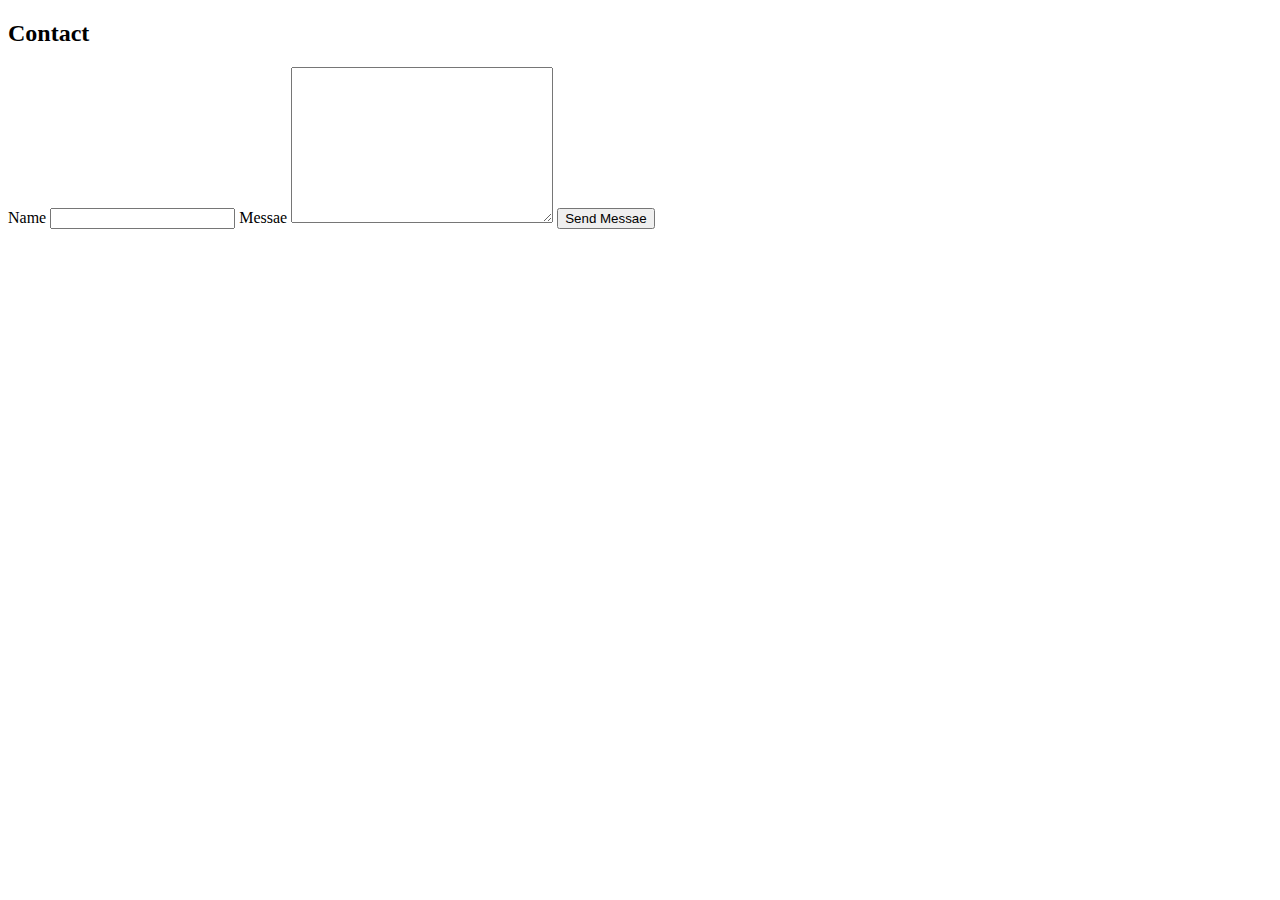
<file: contact-us/index.html>
<!DOCTYPE html>
<html lang="en">
<head>
    <meta charset="UTF-8">
    <meta http-equiv="X-UA-Compatible" content="IE=edge">
    <meta name="viewport" content="width=device-width, initial-scale=1.0">
    <title>Document</title>
</head>
<body>
    <section class="contact-section">
        <div class="container">
            <div class="contact-left">
                <h2>Contact</h2>
                <form action="" method="post">
                    <label for="name">Name</label>
                    <input type="text" name="name" id="name">
                    <label for="message">Messae</label>
                    <textarea name="message" id="message" cols="30" rows="10"></textarea>
                    <input type="submit" class="send-message-cta" value="Send Messae">
                </form>
            </div>
            <div class="contact-right">
                <iframe src="https://www.google.com/maps/embed?pb=!1m18!1m12!1m3!1d127223.13130190923!2d6.934756047452879!3d4.817577928862357!2m3!1f0!2f0!3f0!3m2!1i1024!2i768!4f13.1!3m3!1m2!1s0x1069cea39f2c48e3%3A0x53562bdd7d8832db!2sPort%20Harcourt!5e0!3m2!1sen!2sng!4v1663982480388!5m2!1sen!2sng" width="600" height="450" style="border:0;" allowfullscreen="" loading="lazy" referrerpolicy="no-referrer-when-downgrade"></iframe>
            </div>
        </div>
    </section>
</body>
</html>
</file>
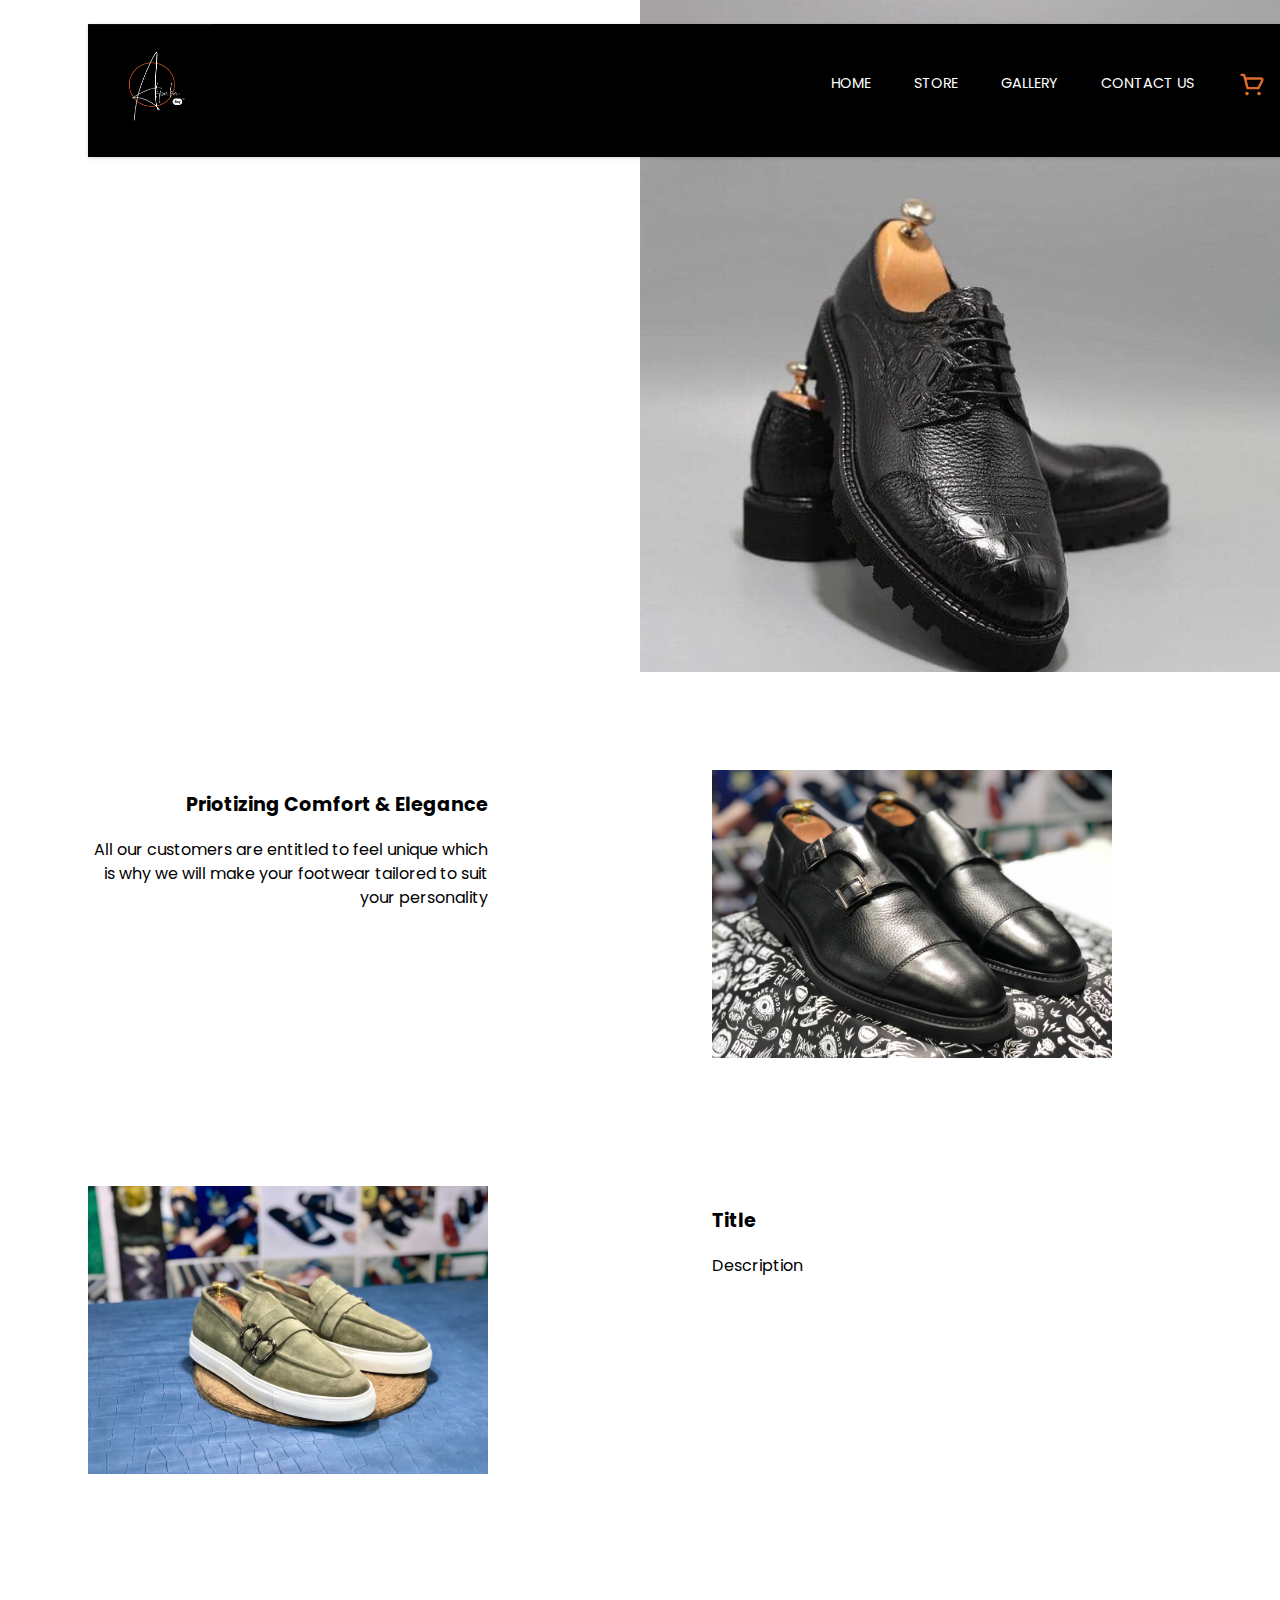
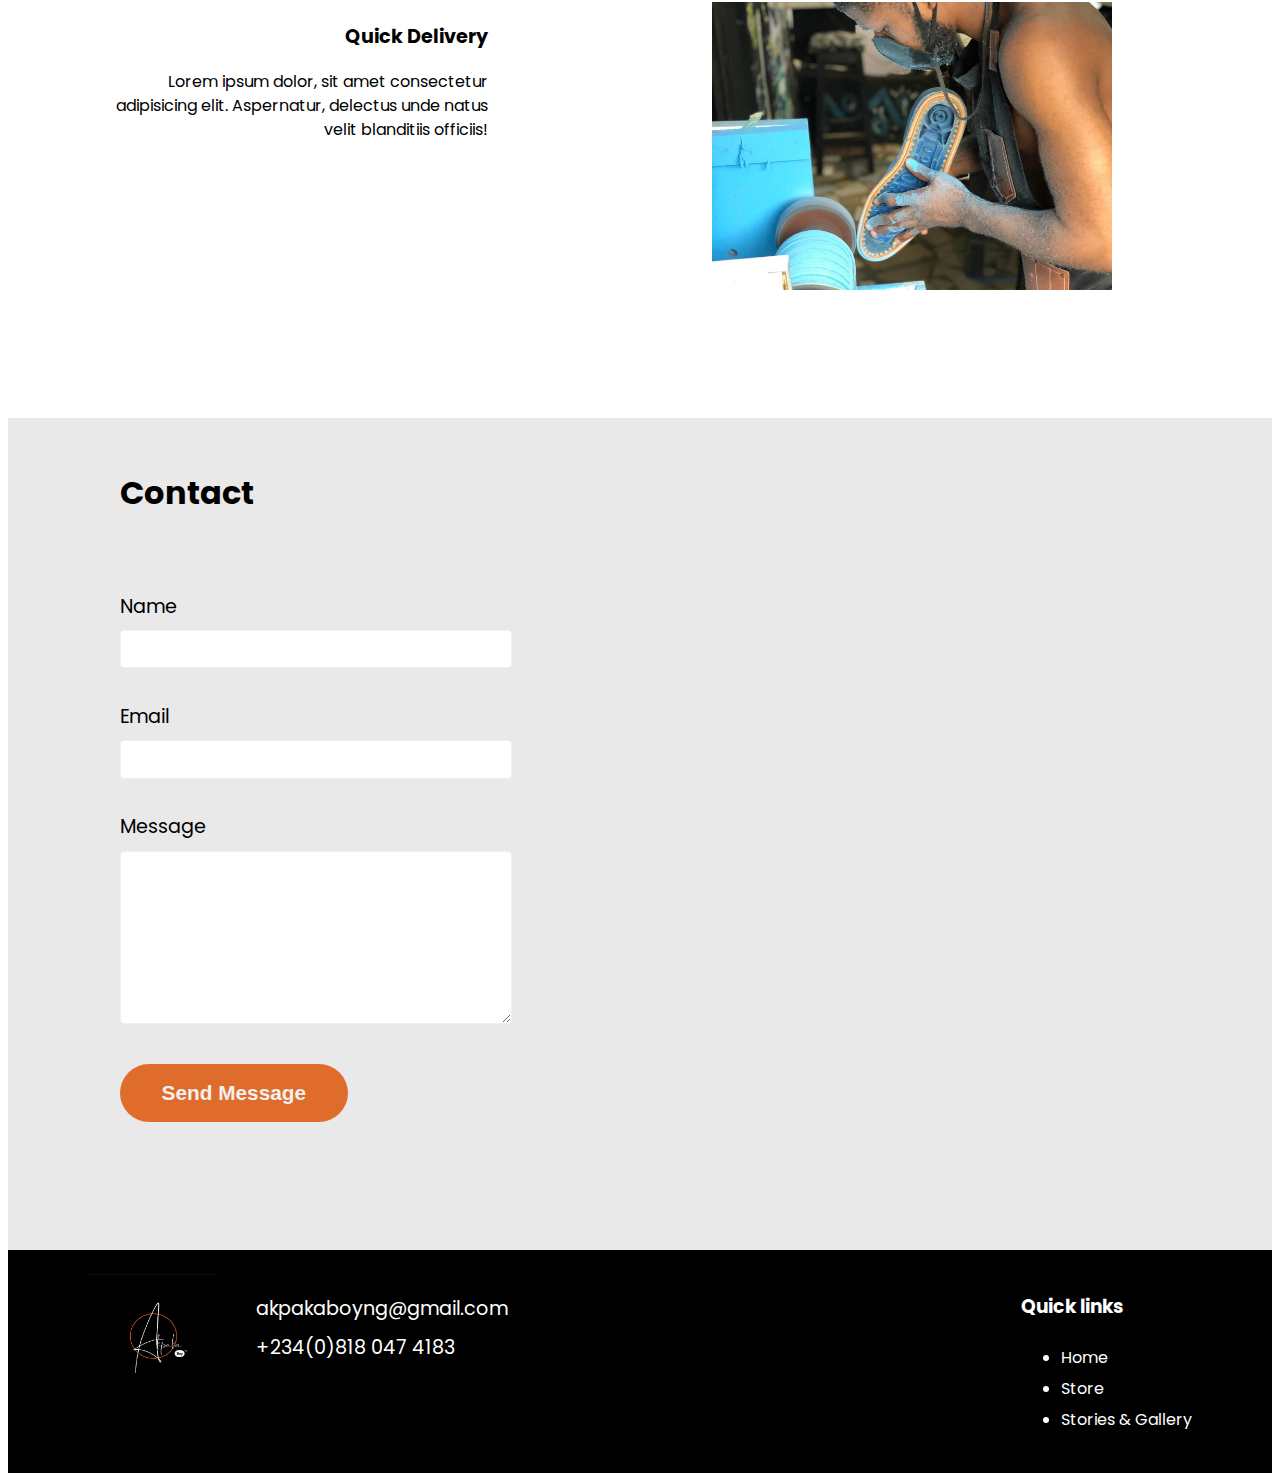
<file: disclosed-projects/akpaka-ng/index.html>
<!DOCTYPE html>
<html lang="en">
<head>
    <meta charset="UTF-8">
    <meta http-equiv="X-UA-Compatible" content="IE=edge">
    <meta name="viewport" content="width=device-width, initial-scale=1.0">
    <title>Akpaka Boy</title>
    <link rel="preconnect" href="https://fonts.googleapis.com">
    <link rel="preconnect" href="https://fonts.gstatic.com" crossorigin>
    <link href="https://fonts.googleapis.com/css2?family=Poppins:wght@300;400;700&display=swap" rel="stylesheet">
    <link rel="stylesheet" href="css/main.css">
</head>
<body>
    <div class="cover">
        <div class="hero-img"></div>
        <div class="wrapper">
            <header>
                <a href="#" class="logo"><img src="images/others/logo.jpg" alt="" ></a>
                <svg class="menu" viewBox="0 0 48 32" fill="none" xmlns="http://www.w3.org/2000/svg">
                    <path d="M24 32H0V26.6667H24V32ZM48 18.6667H0V13.3333H48V18.6667ZM48 5.33333H24V0H48V5.33333Z" fill="white"/>
                </svg>
                <nav>
                    <svg class="close" viewBox="0 0 33 33" fill="none" xmlns="http://www.w3.org/2000/svg">
                        <path d="M16.5 0.25C13.2861 0.25 10.1443 1.20305 7.47199 2.98862C4.79969 4.77419 2.71689 7.31209 1.48697 10.2814C0.257041 13.2507 -0.0647633 16.518 0.562247 19.6702C1.18926 22.8224 2.73692 25.7179 5.00952 27.9905C7.28213 30.2631 10.1776 31.8108 13.3298 32.4378C16.482 33.0648 19.7493 32.743 22.7186 31.513C25.6879 30.2831 28.2258 28.2003 30.0114 25.528C31.797 22.8557 32.75 19.7139 32.75 16.5C32.75 14.366 32.3297 12.2529 31.5131 10.2814C30.6964 8.30985 29.4994 6.51847 27.9905 5.00952C26.4815 3.50056 24.6902 2.3036 22.7186 1.48696C20.7471 0.670319 18.634 0.25 16.5 0.25ZM20.9038 18.5963C21.0561 18.7473 21.177 18.927 21.2595 19.1251C21.342 19.3231 21.3844 19.5355 21.3844 19.75C21.3844 19.9645 21.342 20.1769 21.2595 20.3749C21.177 20.573 21.0561 20.7527 20.9038 20.9038C20.7527 21.0561 20.573 21.177 20.3749 21.2594C20.1769 21.3419 19.9645 21.3844 19.75 21.3844C19.5355 21.3844 19.3231 21.3419 19.1251 21.2594C18.927 21.177 18.7473 21.0561 18.5963 20.9038L16.5 18.7913L14.4038 20.9038C14.2527 21.0561 14.073 21.177 13.8749 21.2594C13.6769 21.3419 13.4645 21.3844 13.25 21.3844C13.0355 21.3844 12.8231 21.3419 12.6251 21.2594C12.427 21.177 12.2473 21.0561 12.0963 20.9038C11.9439 20.7527 11.8231 20.573 11.7406 20.3749C11.6581 20.1769 11.6156 19.9645 11.6156 19.75C11.6156 19.5355 11.6581 19.3231 11.7406 19.1251C11.8231 18.927 11.9439 18.7473 12.0963 18.5963L14.2088 16.5L12.0963 14.4038C11.7903 14.0978 11.6184 13.6827 11.6184 13.25C11.6184 12.8173 11.7903 12.4022 12.0963 12.0963C12.4023 11.7903 12.8173 11.6184 13.25 11.6184C13.6827 11.6184 14.0978 11.7903 14.4038 12.0963L16.5 14.2088L18.5963 12.0963C18.9023 11.7903 19.3173 11.6184 19.75 11.6184C20.1827 11.6184 20.5978 11.7903 20.9038 12.0963C21.2098 12.4022 21.3817 12.8173 21.3817 13.25C21.3817 13.6827 21.2098 14.0978 20.9038 14.4038L18.7913 16.5L20.9038 18.5963Z" fill="black"/>
                    </svg> 
                    <ul>
                        <li><a href="#">Home</a></li>
                        <li><a href="#">Store</a></li>
                        <li><a href="#">Gallery</a></li>
                        <li><a href="#">Contact Us</a></li>
                        <li>
                            <a href="#">
                                <svg class="cart" viewBox="0 0 24 24" fill="none" xmlns="http://www.w3.org/2000/svg">
                                    <path d="M21.08 6.99998C20.9072 6.7006 20.6598 6.45111 20.3618 6.27585C20.0639 6.10059 19.7256 6.00554 19.38 5.99998H6.58L6 3.73998C5.9414 3.52181 5.81066 3.32992 5.62908 3.19555C5.44749 3.06118 5.22576 2.99224 5 2.99998H3C2.73478 2.99998 2.48043 3.10533 2.29289 3.29287C2.10536 3.48041 2 3.73476 2 3.99998C2 4.26519 2.10536 4.51955 2.29289 4.70708C2.48043 4.89462 2.73478 4.99998 3 4.99998H4.24L7 15.26C7.0586 15.4781 7.18934 15.67 7.37092 15.8044C7.55251 15.9388 7.77424 16.0077 8 16H17C17.1847 15.9994 17.3656 15.9477 17.5227 15.8507C17.6798 15.7536 17.8069 15.6149 17.89 15.45L21.17 8.88998C21.3122 8.59199 21.3783 8.26345 21.3626 7.93366C21.3469 7.60387 21.2498 7.2831 21.08 6.99998ZM16.38 14H8.76L7.13 7.99998H19.38L16.38 14Z" fill="white"/>
                                    <path d="M7.5 21C8.32843 21 9 20.3284 9 19.5C9 18.6716 8.32843 18 7.5 18C6.67157 18 6 18.6716 6 19.5C6 20.3284 6.67157 21 7.5 21Z" fill="white"/>
                                    <path d="M17.5 21C18.3284 21 19 20.3284 19 19.5C19 18.6716 18.3284 18 17.5 18C16.6716 18 16 18.6716 16 19.5C16 20.3284 16.6716 21 17.5 21Z" fill="white"/>
                                </svg>
                                    
                            </a>
                        </li>
                    </ul>  
                </nav>
            </header>
            <section class="hero">
                <h1>Bespoke Handmade Shoes</h1>
                <p class="subhead">A shoe built with purpose to take your game to the next level</p>
                <svg class="down-arrow" viewBox="0 0 16 132" fill="none" xmlns="http://www.w3.org/2000/svg">
                    <path d="M7.29289 131.707C7.68341 132.098 8.31658 132.098 8.7071 131.707L15.0711 125.343C15.4616 124.953 15.4616 124.319 15.0711 123.929C14.6805 123.538 14.0474 123.538 13.6568 123.929L7.99999 129.586L2.34314 123.929C1.95262 123.538 1.31945 123.538 0.928927 123.929C0.538402 124.319 0.538402 124.953 0.928927 125.343L7.29289 131.707ZM7 -4.37114e-08L6.99999 131L8.99999 131L9 4.37114e-08L7 -4.37114e-08Z" fill="black"/>
                </svg>     
            </section>
            <section class="more-info">
                <div class="feature">
                    <div class="content">
                        <p class="title">Priotizing Comfort & Elegance</p>
                        <p class="desc">All our customers are entitled to feel unique which is why we will make your footwear tailored to suit your personality</p>
                    </div>
                    <img src="images/shoes/shoe1/1.jpg" alt="">
                </div>
                <div class="feature reverse">
                    <div class="content">
                        <p class="title">Title</p>
                        <p class="desc">Description</p>
                    </div>
                    <img src="images/shoes/shoe4/1.jpg" alt="">
                </div>
                <div class="feature">
                    <div class="content">
                        <p class="title">Quick Delivery</p>
                        <p class="desc">Lorem ipsum dolor, sit amet consectetur adipisicing elit. Aspernatur, delectus unde natus velit blanditiis officiis!</p>
                    </div>
                    <img src="images/others/filing-sole.jpg" alt="">
                </div>
            </section>
        </div>
    </div>
    <section class="contact-section">
        <div class="container">
            <div class="contact-left">
                <h2>Contact</h2>
                <form action="" method="post">
                    <label for="name">Name</label>
                    <input type="text" name="name" id="name">
                    <label for="email">Email</label>
                    <input type="text" name="email" id="email">
                    <label for="message">Message</label>
                    <textarea name="message" id="message" cols="30" rows="10"></textarea>
                    <input type="submit" class="send-message-cta" value="Send Message">
                </form>
            </div>
            <div class="contact-right">
                <iframe src="https://www.google.com/maps/embed?pb=!1m18!1m12!1m3!1d127223.13130190923!2d6.934756047452879!3d4.817577928862357!2m3!1f0!2f0!3f0!3m2!1i1024!2i768!4f13.1!3m3!1m2!1s0x1069cea39f2c48e3%3A0x53562bdd7d8832db!2sPort%20Harcourt!5e0!3m2!1sen!2sng!4v1663982480388!5m2!1sen!2sng" width="600" height="450" style="border:0;" allowfullscreen="" loading="lazy" referrerpolicy="no-referrer-when-downgrade"></iframe>
            </div>
        </div>
    </section>
    <footer>      
        <div class="col-1">
            <div class="footer-logo"></div>
            <ul class="contact">   
                <li class="email"><a href="mailto: akpakaboyng@gmail.com">akpakaboyng@gmail.com</a></li>
                <li class="phone-nuber"><a href="tel: +2348180474183">+234(0)818 047 4183</a></li>
                <li class="social-media-links">
                    <a href=""></a>
                    <a href=""></a>
                    <a href=""></a>
                </li>
            </ul> 
        </div>
        <div class="col-2 links">
            <h3 >Quick links</h3>
            <ul>
                <li><a href=""></a>Home</li>
                <li><a href=""></a>Store</li>
                <li><a href=""></a>Stories & Gallery</li>
            </ul>
        </div>
    </footer>
    <script>
            const menu = document.querySelector('.menu');
            const close = document.querySelector('.close');
            const nav = document.querySelector('nav');
            menu.addEventListener('click', () => {
                nav.classList.add('open-nav')
            })
            close.addEventListener('click', () => {
                nav.classList.remove('open-nav')
            })
    </script>
</body>
</html>
</file>
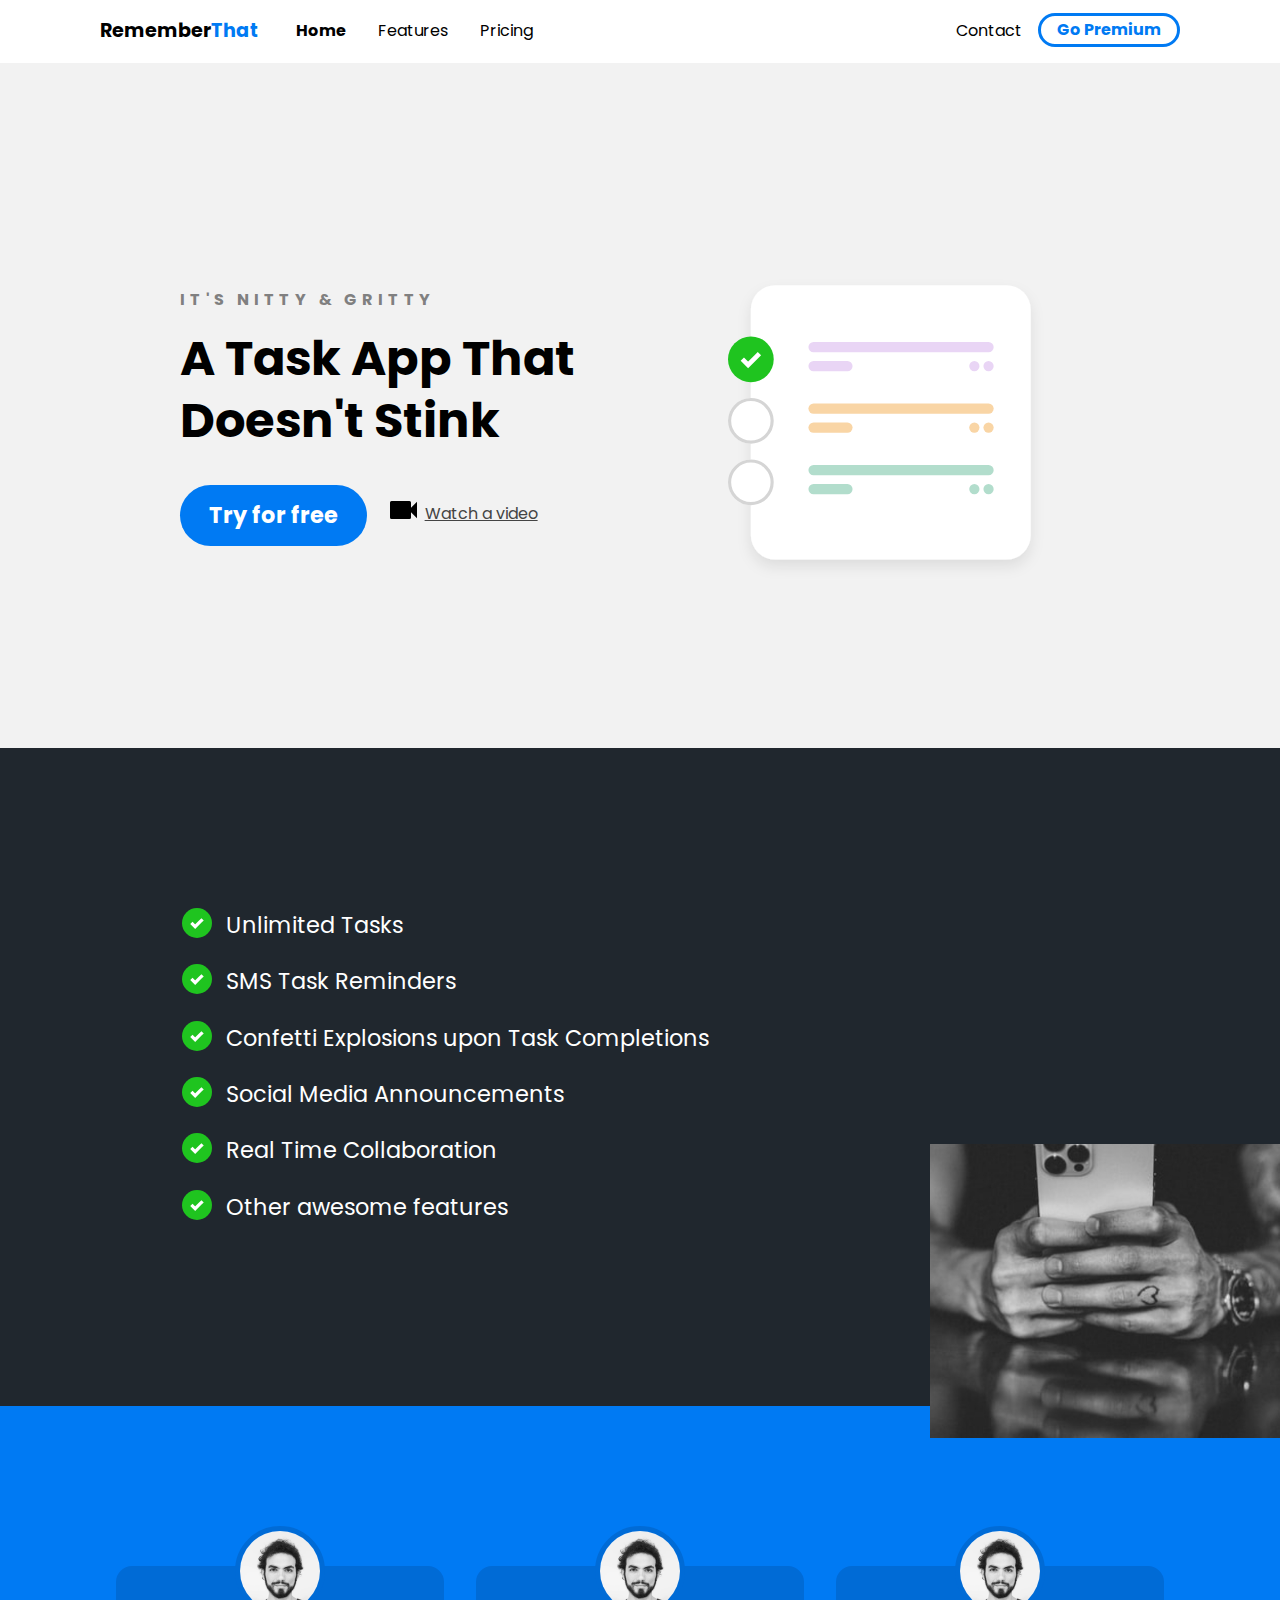
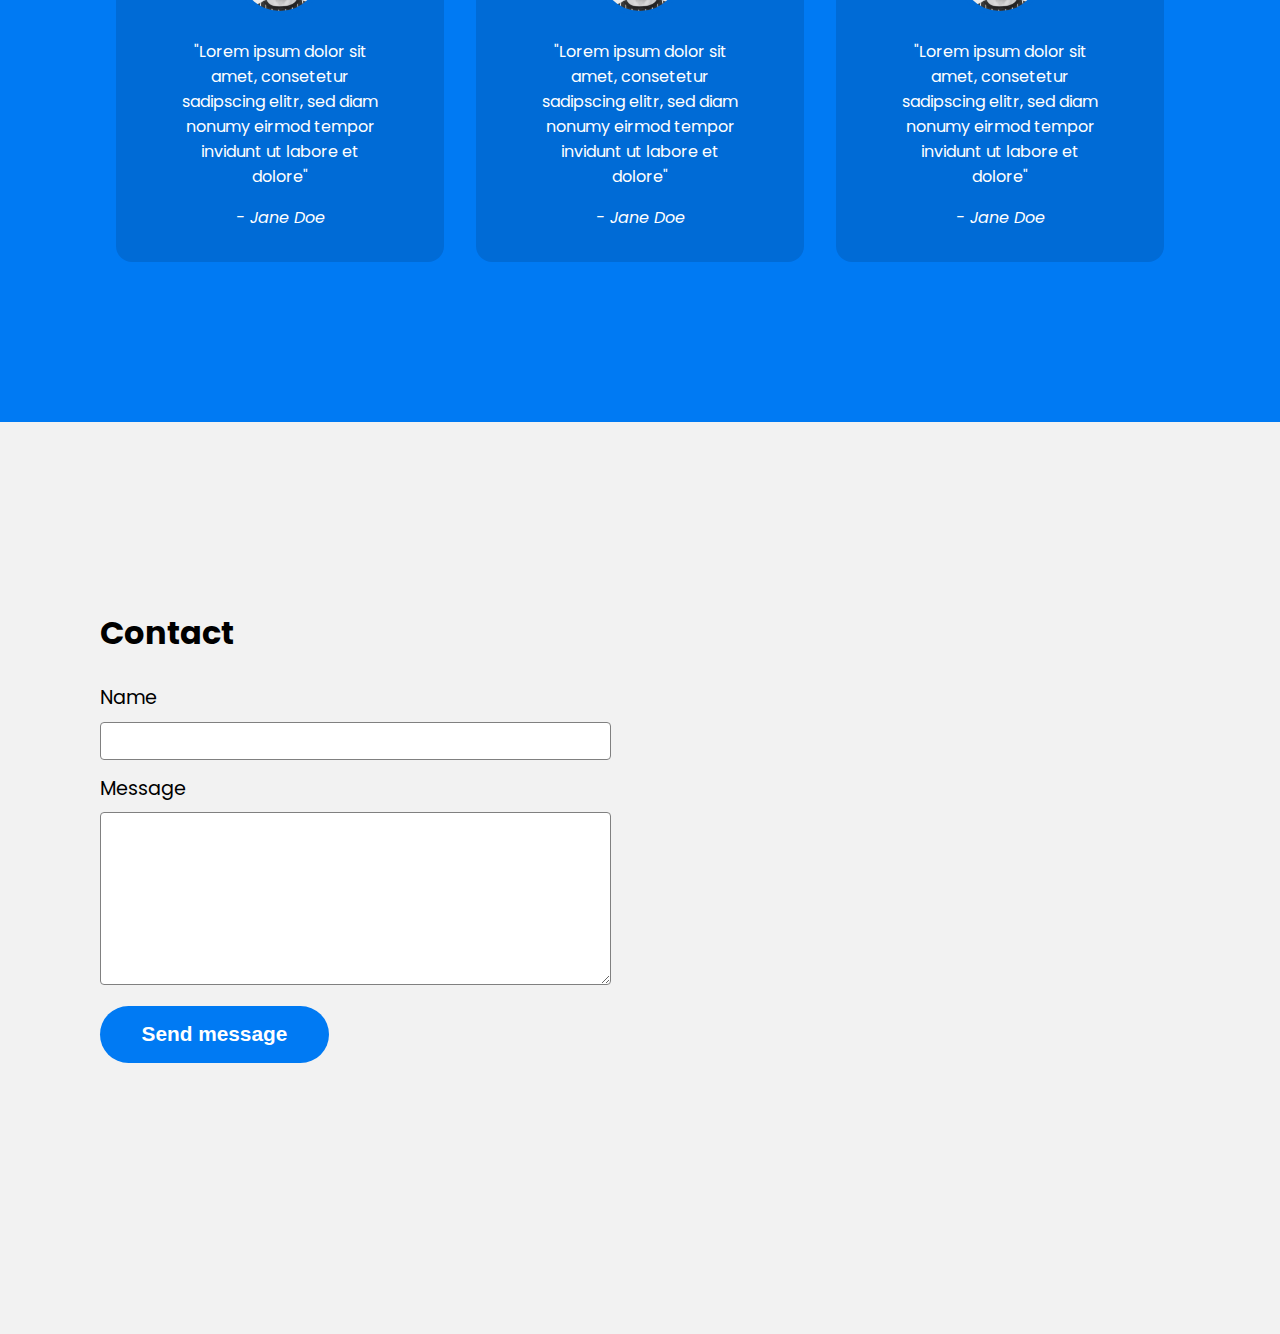
<file: disclosed-projects/task-reminder-app/index.html>
<!DOCTYPE html>
<html lang="en">
<head>
    <meta charset="UTF-8">
    <meta name="viewport" content="width=device-width, initial-scale=1.0">
    <title>Task Reminder</title>
    <link rel="stylesheet" href="css/main.css">
</head>
<body>
    <div class="navbar">
        <div class="container">
            <a class="logo" href="#">Remember<span>That</span></a>

            <img id="mobile-cta" class="mobile-menu" src="images/menu.svg" alt="Open Navigation">

            <nav>
                <img id="mobile-exit" class="mobile-menu-exit" src="images/exit.svg" alt="Close Navigation">
                
                <ul class="primary-nav">
                    <li class="current"><a href="#">Home</a></li>
                    <li><a href="#">Features</a></li>
                    <li><a href="#">Pricing</a></li>
                </ul>

                <ul class="secondary-nav">
                    <li><a href="#">Contact</a></li>
                    <li class="go-premium-cta"><a href="#">Go Premium</a></li>
                </ul>
            </nav>
        </div>
    </div>

    <section class="hero">
        <div class="container">
            <div class="left-col">
                <p class="subhead">It's Nitty &amp; Gritty</p>
                <h1>A Task App That Doesn't Stink</h1>

                <div class="hero-cta">
                    <a href="#" class="primary-cta">Try for free</a>
                    <a href="#" class="watch-video-cta">
                        <img src="images/watch.svg" alt="Watch a video">Watch a video
                    </a>
                </div>
            </div>

            <img src="images/illustration.svg" class="hero-img" alt="Illustration">
        </div>
    </section>

    <section class="features-section">
        <div class="container">
            <ul class="features-list">
                <li>Unlimited Tasks</li>
                <li>SMS Task Reminders</li>
                <li>Confetti Explosions upon Task Completions</li>
                <li>Social Media Announcements</li>
                <li>Real Time Collaboration</li>
                <li>Other awesome features</li>
            </ul>

            <img src="images/holding-phone.jpg" alt="Man holding phone">
        </div>
    </section>

    <section class="testimonials-section">
        <div class="container">
            <ul>
                <li>
                    <img src="images/person.jpg" alt="Person">

                    <blockquote>"Lorem ipsum dolor sit amet, consetetur sadipscing elitr, sed diam nonumy eirmod tempor invidunt ut labore et dolore"</blockquote>
                    <cite>- Jane Doe</cite>
                </li>
                <li>
                    <img src="images/person.jpg" alt="Person">

                    <blockquote>"Lorem ipsum dolor sit amet, consetetur sadipscing elitr, sed diam nonumy eirmod tempor invidunt ut labore et dolore"</blockquote>
                    <cite>- Jane Doe</cite>
                </li>
                <li>
                    <img src="images/person.jpg" alt="Person">

                    <blockquote>"Lorem ipsum dolor sit amet, consetetur sadipscing elitr, sed diam nonumy eirmod tempor invidunt ut labore et dolore"</blockquote>
                    <cite>- Jane Doe</cite>
                </li>
            </ul>
        </div>
    </section>

    <section class="contact-section">
        <div class="container">
            <div class="contact-left">
                <h2>Contact</h2>

                <form action="">
                    <label for="name">Name</label>
                    <input type="text" id="name" name="name">

                    <label for="message">Message</label>
                    <textarea name="message" id="message" cols="30" rows="10"></textarea>

                    <input type="submit" class="send-message-cta" value="Send message">
                </form>
            </div>
            <div class="contact-right">
                <iframe src="https://www.google.com/maps/embed?pb=!1m18!1m12!1m3!1d26430.393553120906!2d-118.43209796322542!3d34.10028430183922!2m3!1f0!2f0!3f0!3m2!1i1024!2i768!4f13.1!3m3!1m2!1s0x80c2bc35fbd217ef%3A0xcf1ef9352700d95c!2sBeverly%20Hills%2C%20CA%2090210!5e0!3m2!1sen!2sus!4v1611702818717!5m2!1sen!2sus" width="600" height="450" frameborder="0" style="border:0;" allowfullscreen="" aria-hidden="false" tabindex="0"></iframe>
            </div>

        </div>
    </section>

    <script>

        const mobileBtn = document.getElementById('mobile-cta')
              nav = document.querySelector('nav')
              mobileBtnExit = document.getElementById('mobile-exit');

        mobileBtn.addEventListener('click', () => {
            nav.classList.add('menu-btn');
        })

        mobileBtnExit.addEventListener('click', () => {
            nav.classList.remove('menu-btn');
        })



    </script>

</body>
</html>
</file>
<file: disclosed-projects/akpaka-ng/css/main.css>
body {
  font-family: "Poppins", sans-serif;
}

a {
  text-decoration: none;
  font-size: 1.3rem;
}

@-webkit-keyframes introLoad {
  from {
    -webkit-clip-path: polygon(0 0, 100% 0, 100% 0, 0 0);
            clip-path: polygon(0 0, 100% 0, 100% 0, 0 0);
  }
  to {
    -webkit-clip-path: polygon(0 0, 100% 0, 100% 100%, 0 100%);
            clip-path: polygon(0 0, 100% 0, 100% 100%, 0 100%);
  }
}

@keyframes introLoad {
  from {
    -webkit-clip-path: polygon(0 0, 100% 0, 100% 0, 0 0);
            clip-path: polygon(0 0, 100% 0, 100% 0, 0 0);
  }
  to {
    -webkit-clip-path: polygon(0 0, 100% 0, 100% 100%, 0 100%);
            clip-path: polygon(0 0, 100% 0, 100% 100%, 0 100%);
  }
}
@-webkit-keyframes moveArrow {
  from {
    transform: translateY(-30px);
  }
  to {
    transform: translateY(0);
  }
}
@keyframes moveArrow {
  from {
    transform: translateY(-30px);
  }
  to {
    transform: translateY(0);
  }
}
@-webkit-keyframes moveDown {
  from {
    transform: translateY(-100px);
  }
  to {
    transform: translateY(0);
    opacity: 1;
  }
}
@keyframes moveDown {
  from {
    transform: translateY(-100px);
  }
  to {
    transform: translateY(0);
    opacity: 1;
  }
}
.cover {
  margin: 1.5em;
}
.cover .hero-img {
  position: absolute;
  top: 0;
  left: 0;
  background: url("../images/shoes/hero.jpg");
  background-size: cover;
  background-position-x: 20%;
  background-position-y: 20%;
  width: 100%;
  height: 100vh;
  z-index: -1;
  -webkit-animation: introLoad 2s forwards;
          animation: introLoad 2s forwards;
}
.cover .wrapper header {
  display: flex;
  justify-content: space-between;
  background: #000000;
  box-shadow: rgba(0, 0, 0, 0.16) 0px 1px 4px;
}
.cover .wrapper header .logo img {
  width: 6em;
}
.cover .wrapper header .menu {
  width: 2em;
  margin-top: -0.6em;
  margin-right: 1.5em;
  cursor: pointer;
}
.cover .wrapper header nav {
  position: fixed;
  right: 0;
  top: 0;
  background: white;
  height: 100vh;
  width: 50%;
  z-index: 2;
  text-transform: uppercase;
  transform: translateX(100%);
  transition: transform 0.5s ease-in-out;
}
.cover .wrapper header nav .close {
  float: right;
  margin: 2em;
  width: 2.5em;
}
.cover .wrapper header nav .close svg, .cover .wrapper header nav .close path {
  fill: black;
}
.cover .wrapper header nav .close:hover {
  box-shadow: rgba(149, 157, 165, 0.2) 0px 8px 24px;
}
.cover .wrapper header nav ul {
  list-style-type: none;
  padding: 0;
  margin-top: 8em;
}
.cover .wrapper header nav ul li a {
  color: black;
  padding: 0.75em 2em;
  display: block;
}
.cover .wrapper header nav ul li a:hover {
  background: rgb(235, 235, 235);
}
.cover .wrapper header nav ul li .cart {
  width: 2em;
  transform: translateY(30%);
}
.cover .wrapper header nav ul li .cart path {
  fill: #E06C2C;
}
.cover .wrapper header nav.open-nav {
  transform: translateX(0);
}
.cover .wrapper section.hero {
  color: white;
  height: 75vh;
  opacity: 0;
  -webkit-animation: moveDown 1s ease-in-out forwards;
          animation: moveDown 1s ease-in-out forwards;
}
.cover .wrapper section.hero h1 {
  font-size: 3rem;
  margin-top: 2em;
  line-height: 3.3rem;
}
.cover .wrapper section.hero .subhead {
  font-size: 1.4rem;
}
.cover .wrapper section.hero .down-arrow {
  stroke: white;
  position: absolute;
  bottom: 6em;
  width: 1em;
  height: 12%;
  animation: moveArrow 1s alternate-reverse infinite;
}
.cover .wrapper section.hero .down-arrow path {
  fill: white;
}
.cover .wrapper section.more-info .feature {
  margin-bottom: 3em;
}
.cover .wrapper section.more-info .feature .content .title {
  font-weight: bold;
  font-size: 1.2rem;
}
.cover .wrapper section.more-info .feature .content .desc {
  line-height: 1.5rem;
}
.cover .wrapper section.more-info .feature img {
  width: 100%;
  -o-object-fit: cover;
     object-fit: cover;
  height: 18em;
}

.contact-section {
  background: #e9e9e9;
  padding: 1.5em;
  margin: 0;
}
.contact-section .container .contact-left h2 {
  font-size: 2rem;
}
.contact-section .container .contact-left form {
  padding-top: 3em;
}
.contact-section .container .contact-left form label {
  display: block;
  font-size: 1.2rem;
  margin-bottom: 0.5em;
}
.contact-section .container .contact-left form input, .contact-section .container .contact-left form textarea {
  width: 100%;
  padding: 0.8em;
  margin-bottom: 2.5em;
  border-radius: 0.3em;
  border: 1px solid #f0f0ef;
  box-sizing: border-box;
}
.contact-section .container .contact-left form input[type=submit] {
  background-color: #E06C2C;
  color: #f0f0ef;
  font-weight: bold;
  font-size: 1.3rem;
  border: none;
  margin-bottom: 5em;
  border-radius: 5em;
  display: inline-block;
  padding: 0.8em 2em;
  width: unset;
  cursor: pointer;
}
.contact-section .container .contact-left form input[type=submit]:hover {
  background-color: #A35834;
}
.contact-section .container .contact-right iframe {
  width: 100%;
  height: 300px;
}

footer {
  padding: 1.5em;
  background: #000000;
  color: white;
}
footer .col-1 {
  display: flex;
}
footer .col-1 li {
  list-style-type: none;
  padding: 0.3rem 0;
}
footer .col-1 li a {
  text-decoration: none;
  color: white;
  font-size: 1.2rem;
}
footer .footer-logo {
  height: 100%;
  width: 10vw;
  background-image: url("../images/others/logo.jpg");
  background-size: contain;
  background-repeat: no-repeat;
}

@media only screen and (min-width: 680px) {
  body {
    font-family: "Poppins", sans-serif;
  }
  body .cover {
    margin: 1.5em 5em;
  }
  .contact-section {
    padding: 1.5em 5em;
  }
  footer {
    padding: 1.5em 5em;
    display: flex;
    justify-content: space-between;
  }
}
@media only screen and (min-width: 920px) {
  .cover .hero-img {
    left: unset;
    right: 0;
    width: 50%;
    height: 42em;
  }
  .cover .wrapper header {
    align-items: center;
  }
  .cover .wrapper header .menu {
    display: none;
  }
  .cover .wrapper header nav {
    transform: translateX(0);
    position: unset;
    display: block;
    width: auto;
    height: auto;
    background: none;
  }
  .cover .wrapper header nav .close {
    display: none;
  }
  .cover .wrapper header nav ul {
    display: flex;
    margin: 0;
  }
  .cover .wrapper header nav ul li a {
    color: white;
    padding: 0.5em 1.5em;
    font-size: 0.9rem;
  }
  .cover .wrapper header nav ul li a:hover {
    background: none;
    text-decoration: underline;
  }
  .cover .wrapper header nav ul li .cart {
    width: 2em;
    transform: translateY(-10%);
    color: #E06C2C;
  }
  .cover .wrapper section.hero {
    color: black;
    height: auto;
    width: 40%;
    margin-bottom: 8em;
  }
  .cover .wrapper section.hero p {
    margin-bottom: 2em;
  }
  .cover .wrapper section.hero .down-arrow {
    stroke: black;
    position: unset;
  }
  .cover .wrapper section.hero .down-arrow path {
    fill: black;
  }
  .cover .wrapper section.more-info .feature {
    display: grid;
    grid-template-columns: repeat(2, auto);
    gap: 3em;
    margin-bottom: 8em;
  }
  .cover .wrapper section.more-info .feature .content {
    text-align: right;
    width: 25em;
  }
  .cover .wrapper section.more-info .feature img {
    width: 25em;
  }
  .cover .wrapper section.more-info .feature.reverse {
    grid-template-areas: "left right";
  }
  .cover .wrapper section.more-info .feature.reverse .content {
    grid-area: right;
    text-align: left;
    width: 25em;
    justify-self: left;
  }
  .cover .wrapper section.more-info .feature.reverse img {
    grid-area: left;
    width: 25em;
  }
  .contact-section {
    width: 100%;
    padding: unset;
  }
  .contact-section .container {
    width: 100%;
    display: grid;
    grid-template-columns: auto auto;
  }
  .contact-section .container .contact-left {
    width: 50%;
    padding: 1.5em 5em;
  }
  .contact-section .container .contact-right {
    width: 50%;
  }
  .contact-section .container .contact-right iframe {
    width: 100%;
    height: 100%;
  }
  footer {
    padding: 1.5em 5em;
  }
}
@media only screen and (min-width: 1200px) {
  .wrapper {
    width: 1200px;
    margin: 0 auto;
  }
  .wrapper .feature {
    gap: 0;
  }
  .contact-section .container {
    width: 1200px;
    margin: 0 auto;
  }
  footer {
    padding: 1.5em 5em;
  }
}/*# sourceMappingURL=main.css.map */
</file>
<file: disclosed-projects/task-reminder-app/css/main.css>
@import url("https://fonts.googleapis.com/css2?family=Poppins:wght@400;700&display=swap");
:root {
  --primary-color: #007AF3;
}

body {
  background: #F2F2F2;
  margin: 0;
  font-family: 'Poppins';
}

.navbar {
  background: white;
  padding: 1em;
}

.navbar .logo {
  text-decoration: none;
  font-weight: bold;
  color: black;
  font-size: 1.2em;
}

.navbar .logo span {
  color: var(--primary-color);
}

.navbar nav {
  display: none;
}

.navbar .container {
  display: -webkit-box;
  display: -ms-flexbox;
  display: flex;
  place-content: space-between;
}

.navbar .mobile-menu {
  cursor: pointer;
}

a {
  color: #444444;
}

ul {
  list-style-type: none;
  margin: 0;
  padding: 0;
}

section {
  padding: 5em 2em;
}

.hero {
  text-align: center;
}

.left-col .subhead {
  text-transform: uppercase;
  font-weight: bold;
  color: gray;
  letter-spacing: .3em;
}

.left-col h1 {
  font-size: 2.5em;
  line-height: 1.3em;
  margin-top: .2em;
}

.left-col .primary-cta {
  background: var(--primary-color);
  color: white;
  text-decoration: none;
  padding: .6em 1.3em;
  font-size: 1.4em;
  border-radius: 5em;
  font-weight: bold;
  display: inline-block;
}

.left-col .watch-video-cta {
  display: block;
  margin-top: 1em;
}

.left-col .watch-video-cta img {
  margin-right: .5em;
}

.hero-img {
  width: 70%;
  margin-top: 3em;
}

section.features-section {
  background: #20272E;
  color: white;
}

ul.features-list {
  margin: 0;
  padding-left: .1em;
  display: -ms-grid;
  display: grid;
  -ms-grid-columns: (minmax(19rem, 1fr))[auto-fit];
      grid-template-columns: repeat(auto-fit, minmax(19rem, 1fr));
}

ul.features-list li {
  font-size: 1.1em;
  margin-bottom: 1em;
  margin-left: 2em;
  position: relative;
}

ul.features-list li:before {
  content: '';
  left: -2em;
  position: absolute;
  width: 20px;
  height: 20px;
  background-image: url("../images/bullet.svg");
  background-size: contain;
  margin-right: .5em;
}

.features-section img {
  display: none;
}

.testimonials-section {
  background: var(--primary-color);
  color: white;
}

.testimonials-section li {
  background: #006BD6;
  text-align: center;
  padding: 2em 1em;
  width: 80%;
  margin: 0 auto 5em auto;
  border-radius: 1em;
}

.testimonials-section li img {
  width: 5em;
  height: 5em;
  border: 5px solid #006BD6;
  border-radius: 50%;
  margin-top: -4.5em;
}

h2 {
  font-size: 2em;
}

label {
  display: block;
  font-size: 1.2em;
  margin-bottom: .5em;
}

input, textarea {
  width: 100%;
  padding: .8em;
  margin-bottom: 1em;
  border-radius: .3em;
  border: 1px solid gray;
  -webkit-box-sizing: border-box;
          box-sizing: border-box;
}

input[type="submit"] {
  background-color: var(--primary-color);
  color: white;
  font-weight: bold;
  font-size: 1.3em;
  border: none;
  margin-bottom: 5em;
  border-radius: 5em;
  display: inline-block;
  padding: .8em 2em;
  width: unset;
  cursor: pointer;
}

iframe {
  width: 100%;
  height: 300px;
}

nav.menu-btn {
  display: block;
}

nav {
  position: fixed;
  z-index: 999;
  width: 66%;
  right: 0;
  top: 0;
  background: #20272E;
  height: 100vh;
  padding: 1em;
}

nav ul.primary-nav {
  margin-top: 5em;
}

nav li a {
  color: white;
  text-decoration: none;
  display: block;
  padding: .5em;
  font-size: 1.3em;
  text-align: right;
}

nav li a:hover {
  font-weight: bold;
}

.mobile-menu-exit {
  float: right;
  margin: .5em;
  cursor: pointer;
}

@media only screen and (min-width: 768px) {
  .mobile-menu, .mobile-menu-exit {
    display: none;
  }
  .navbar .container {
    display: -ms-grid;
    display: grid;
    -ms-grid-columns: 180px auto;
        grid-template-columns: 180px auto;
    -webkit-box-pack: unset;
        -ms-flex-pack: unset;
            justify-content: unset;
  }
  .navbar nav {
    display: -webkit-box;
    display: -ms-flexbox;
    display: flex;
    -webkit-box-pack: justify;
        -ms-flex-pack: justify;
            justify-content: space-between;
    background: none;
    position: unset;
    height: auto;
    width: 100%;
    padding: 0;
  }
  .navbar nav ul {
    display: -webkit-box;
    display: -ms-flexbox;
    display: flex;
  }
  .navbar nav a {
    color: black;
    font-size: 1em;
    padding: .1em 1em;
  }
  .navbar nav ul.primary-nav {
    margin: 0;
  }
  .navbar nav li.current a {
    font-weight: bold;
  }
  .navbar nav li.go-premium-cta a {
    color: var(--primary-color);
    border: 3px solid var(--primary-color);
    font-weight: bold;
    border-radius: 5em;
    margin-top: -.2em;
  }
  .navbar nav li.go-premium-cta a:hover {
    background: var(--primary-color);
    color: white;
  }
}

@media only screen and (min-width: 1080px) {
  .container {
    width: 1080px;
    margin: 0 auto;
  }
  section {
    padding: 10em 4em;
  }
  .hero .container {
    display: -webkit-box;
    display: -ms-flexbox;
    display: flex;
    -webkit-box-pack: justify;
        -ms-flex-pack: justify;
            justify-content: space-between;
    text-align: left;
  }
  .hero .container .left-col {
    margin: 3em 3em 0 5em;
  }
  .hero .container .left-col h1 {
    font-size: 3em;
    width: 90%;
  }
  .hero-img {
    width: 30%;
    margin-right: 8em;
  }
  .hero-cta {
    display: -webkit-box;
    display: -ms-flexbox;
    display: flex;
  }
  .primary-cta {
    margin-right: 1em;
  }
  ul.features-list {
    display: block;
    margin-left: 5em;
  }
  ul.features-list li {
    font-size: 1.4em;
  }
  ul.features-list li:before {
    width: 30px;
    height: 30px;
  }
  .features-section {
    position: relative;
  }
  .features-section img {
    display: block;
    position: absolute;
    right: 0;
    width: 350px;
    bottom: -2em;
  }
  .testimonials-section ul {
    display: -webkit-box;
    display: -ms-flexbox;
    display: flex;
  }
  .testimonials-section ul li {
    margin: 0 1em;
  }
  .contact-section {
    position: relative;
  }
  .contact-section .container {
    display: -webkit-box;
    display: -ms-flexbox;
    display: flex;
  }
  .contact-right {
    position: absolute;
    right: 0;
    top: 0;
    width: 45%;
    height: 100%;
  }
  .contact-right iframe {
    height: 100%;
  }
}

@media only screen and (min-width: 1450px) {
  .features-section:before {
    content: '';
    position: absolute;
    width: 10%;
    height: 20em;
    background: var(--primary-color);
    left: 0;
    top: -4em;
  }
  .features-section:after {
    content: '';
    position: absolute;
    width: 200px;
    height: 20em;
    background: url("../images/dots.svg") no-repeat;
    left: 4.5em;
    top: 2em;
  }
}
/*# sourceMappingURL=main.css.map */
</file>
